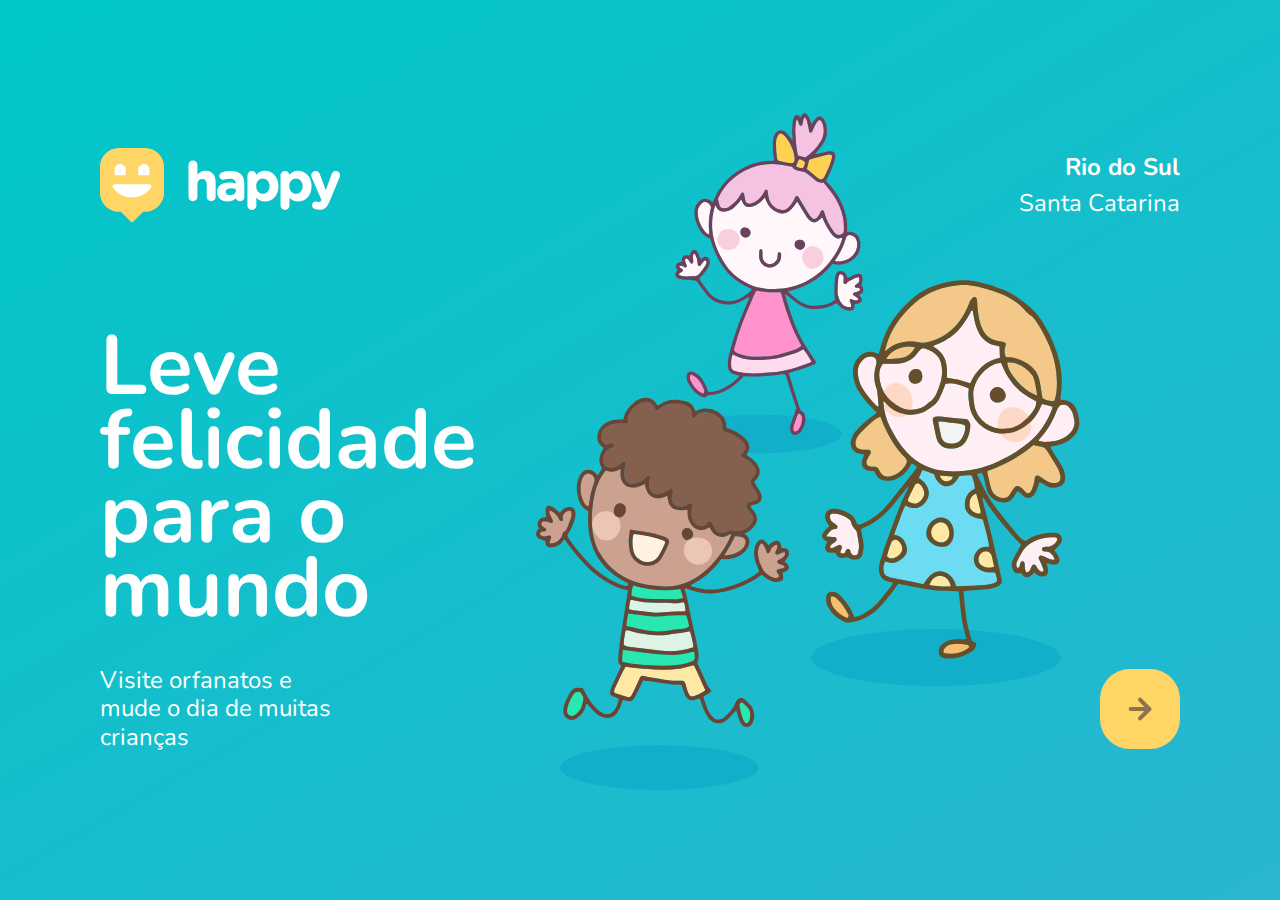
<file: index.html>
<!DOCTYPE html>
<html lang="pt-br">
  <head>
    <meta charset="UTF-8" />
    <meta http-equiv="X-UA-Compatible" content="IE=edge" />
    <meta name="viewport" content="width=device-width, initial-scale=1.0" />
    <title>Happy</title>
    
    <link rel="icon" href="./public/images/logo-icon.png"/>

    <link rel="stylesheet" href="./public/css/main.css">
    <link rel="stylesheet" href="./public/css/animations.css">
    <link rel="stylesheet" href="./public/css/page-landing.css">

    <link rel="preconnect" href="https://fonts.googleapis.com">
    <link rel="preconnect" href="https://fonts.gstatic.com" crossorigin>
    <link href="https://fonts.googleapis.com/css2?family=Nunito:wght@400;600;800&display=swap" rel="stylesheet">
  
</head>
  <body>
    <div id="page-landing">
        <div id="container">
            <header>
                <img id="logo" class="animate-up" src="./public/images/logo.svg" alt="Logomarca de Happy" />
                <div class="location">
                <strong>Rio do Sul</strong>
                <p>Santa Catarina</p>
                </div>
              </header>
          
              <main>
                  <h1 class="animate-up">Leve felicidade para o mundo</h1>
                  <section class="visit animate-up">
                      <p class="animate-up">Visite orfanatos e mude o dia de muitas crianças</p>
          
                      <a class="animate-up" href="#" title="Visite Orfanatos">
                          <img src="./public/images/arrow.svg" alt="Ir para o mapa">
                      </a>
                  </section>
              </main>
        </div>
    </div>
  </body>
</html>
</file>
<file: public/css/main.css>
* {
    margin: 0;
    padding: 0;
    box-sizing: border-box;
}

body {
    height: 100vh;
    color: white;
    background: #ebf2f5;
}

:root {
    font-size: 62.5%;
}

body, input, button, textarea{
    font: 400 18px/1 'Nunito', 'sans-serif';
}
</file>
<file: public/css/animations.css>
/* Animações */
@keyframes up{
    from {
        opacity: 0;
        transform: translateY(16);
    }
    
    to{
        opacity: 1;
        transform: translateY(0);
    }
}


@keyframes right {
    from {
        transform: translateX(-100%);
    }
    to{
        transform: translateX(0);
    }
}

@keyframes appear {
    from {
        opacity: 0;
    }
    to{
        opacity: 1;
    }
}



.animate-up{
    animation-name: up;
    animation-duration: 300ms;
    animation-fill-mode: backwards;
}

.animate-right{
    animation-name: right;
    animation-duration: 300ms;
}
.animate-appear{
    animation-name: appear;
    animation-duration: 300ms;
    animation-fill-mode: backwards;
}
</file>
<file: public/css/page-landing.css>
#page-landing {
    background: linear-gradient(329.54deg, #29b6d1 0%, #00c7c7 100%);

    text-align: center;
    min-height: 100vh;

    display: flex;
}
#container {
    margin: auto;

    width: min(90%, 112rem);
}

.location, h1, .visit p {
    height: 16vh;
}

#logo {
    animation-delay: 50ms;
}

.location {
    animation-delay: 100ms;
}

main h1 {
    animation-delay: 350ms;
    font-size: clamp(4rem, 8vw, 8.4rem);
}

.visit p {
    animation-delay: 200ms;
}

.visit a {
    width: 8rem;
    height: 8rem;
    background: #ffd666;

    border: none;
    border-radius:3rem;

    display: flex;
    align-items: center;
    justify-content: center;

    margin: 0 auto;

    transition: background 200ms;
    animation-delay: 250ms;
}

.visit a:hover {
    background: #96f3ff;
}

/* desktop version */
@media (min-width: 760px) {
    #container {
        padding: 5rem 2rem;
        /* shorthand backgroud: image repeat position / size */
        background:url("../images/bg.svg") no-repeat 80% / clamp(30rem, 54vw, 56rem);
    }
    header {
        display: flex;
        align-items: center;
        justify-content:space-between;
    }
    .location, h1, .visit p {
        height:initial;
        text-align: initial;
    }
    .location {
        text-align:right;
        font-size: 2.4rem;
        line-height:1.5;
    }
    main h1 {
        font-weight: bold;
        line-height: 0.88;

        margin: clamp(10%, 9vh, 12%) 0 4rem;

        width: min(300px, 80%);
    }
    .visit{
        display: flex;
        align-items: center;
        justify-content: space-between;
    }
    .visit p {
        font-size: 2.4rem;
        line-height: 1.2;
        width: clamp(20rem, 20vw, 30rem);
    }
    .visit a{
        margin: initial;
    }
}
</file>
